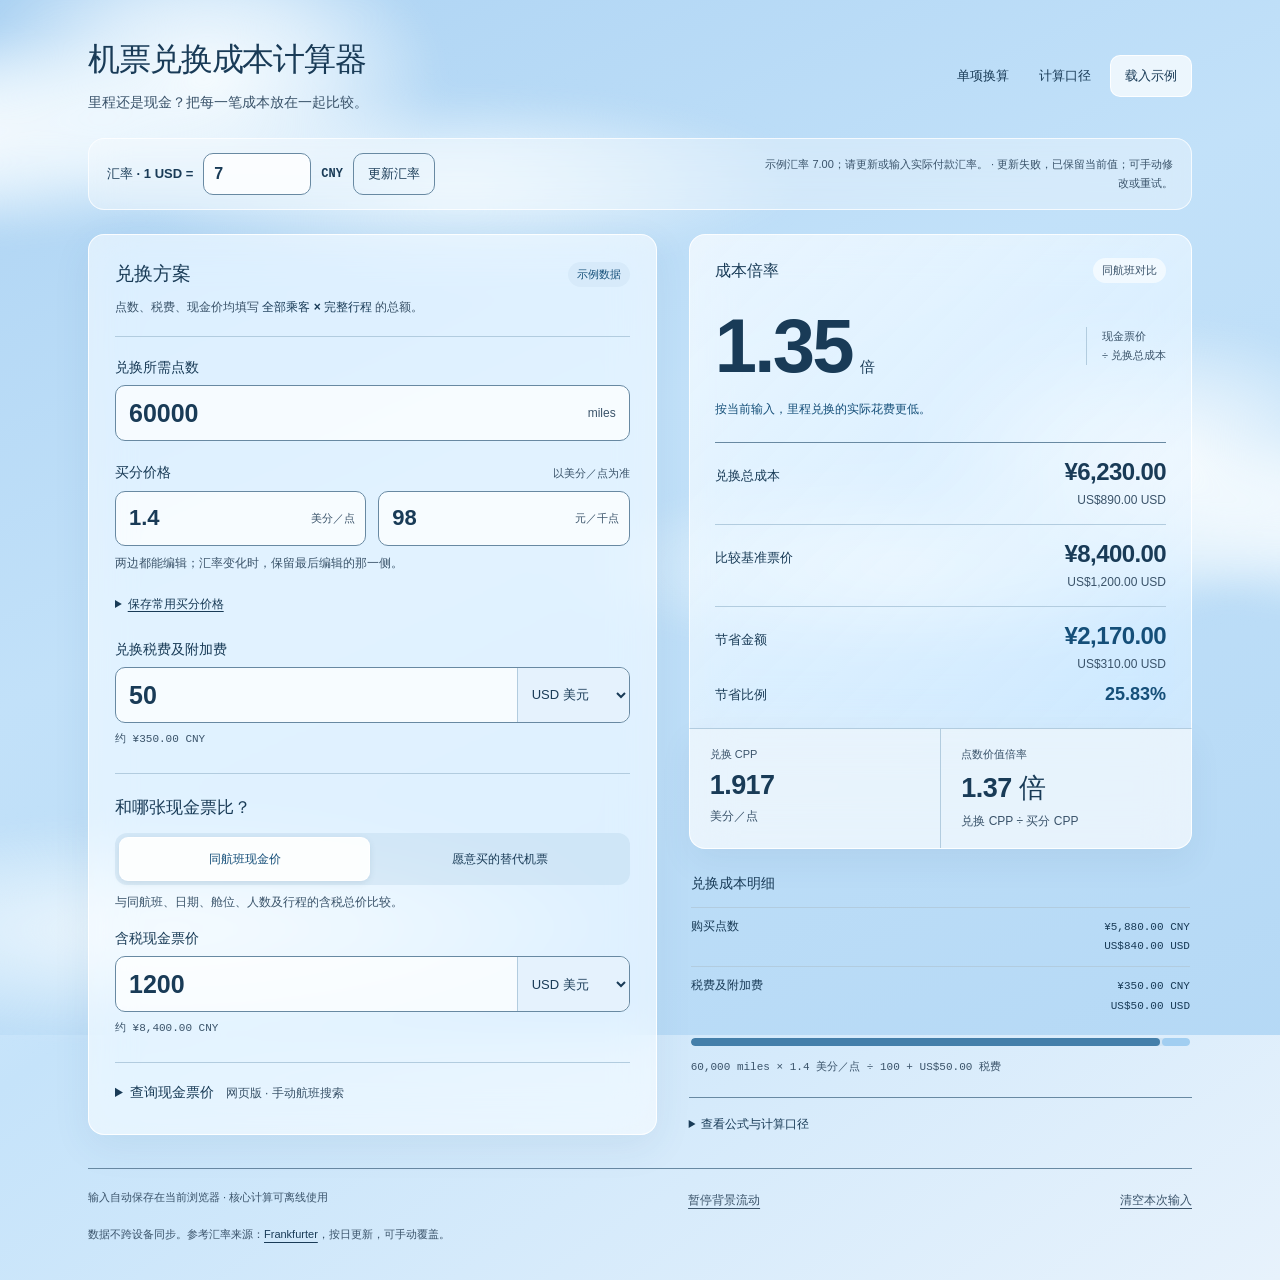
<file: docs/index.html>
<!doctype html>
<html lang="zh-CN" data-hosting="static">
<head><meta charset="utf-8"><meta name="viewport" content="width=device-width,initial-scale=1"><meta name="theme-color" content="#d8eafa"><meta name="description" content="比较里程兑换与现金购票的真实成本。离线计算，人民币与美元同步显示。"><title>机票兑换成本计算器</title><link rel="stylesheet" href="styles.css"></head>
<body><a class="skip-link" href="#calculator-inputs">跳到计算输入</a><main>
<header><div class="heading-group"><h1>机票兑换成本计算器</h1><p>里程还是现金？把每一笔成本放在一起比较。</p></div><div class="header-actions"><a href="legacy.html">单项换算</a><a id="method-link" href="#calculation-method">计算口径</a><button id="demo" class="quiet">载入示例</button></div></header>
<div class="exchange"><div class="exchange-control"><label for="fx">汇率 · 1 USD =</label><input id="fx" inputmode="decimal" autocomplete="off" aria-describedby="fx-status" placeholder="输入汇率"><span>CNY</span><button id="refresh" class="quiet">更新汇率</button></div><div id="fx-status" class="muted" role="status">正在准备汇率…</div></div>
<div class="layout">
<section id="calculator-inputs" class="panel inputs" aria-label="计算输入" tabindex="-1">
<div class="section-head"><h2>兑换方案</h2><span id="sample-tag" class="tag">示例数据</span></div>
<p class="hint top-hint">点数、税费、现金价均填写 <strong>全部乘客 × 完整行程</strong> 的总额。</p>
<label class="field" for="miles">兑换所需点数<div class="input"><input id="miles" inputmode="numeric" autocomplete="off" placeholder="如 60,000"><span class="unit">miles</span></div></label>
<div class="field"><div class="section-head"><label for="cpp">买分价格</label><span id="price-anchor" class="hint">以美分／点为准</span></div><div class="price-pair"><div class="input"><input id="cpp" inputmode="decimal" autocomplete="off" placeholder="如 1.4" aria-label="买分价格，美分每点"><span class="unit">美分／点</span></div><div class="input"><input id="cny-price" inputmode="decimal" autocomplete="off" placeholder="自动换算" aria-label="买分价格，人民币每千点"><span class="unit">元／千点</span></div></div><p class="hint">两边都能编辑；汇率变化时，保留最后编辑的那一侧。</p><div id="presets" class="presets" aria-label="常用买分价格"></div><details class="preset-tools"><summary>保存常用买分价格</summary><div class="preset-save"><input id="preset-name" maxlength="24" placeholder="常用价格名称（选填）" aria-label="常用价格名称"><button id="save-preset" class="quiet">保存此价格</button></div><p id="preset-status" class="hint" role="status"></p></details></div>
<label class="field" for="tax">兑换税费及附加费<div class="input"><input id="tax" inputmode="decimal" autocomplete="off" placeholder="如 50"><select id="taxCurrency" aria-label="兑换税费币种"><option value="USD">USD 美元</option><option value="CNY">CNY 人民币</option></select></div></label><p id="tax-conversion" class="hint conversion"></p>
<div class="cash-section"><h2>和哪张现金票比？</h2><fieldset class="segments"><legend class="sr-only">现金票比较基准</legend><label><input type="radio" name="basis" value="same" checked><span>同航班现金价</span></label><label><input type="radio" name="basis" value="alternative"><span>愿意买的替代机票</span></label></fieldset><p id="basis-hint" class="hint">与同航班、日期、舱位、人数及行程的含税总价比较。</p><label class="field" for="cash">含税现金票价<div class="input"><input id="cash" inputmode="decimal" autocomplete="off" placeholder="如 1,200"><select id="cashCurrency" aria-label="现金票价币种"><option value="USD">USD 美元</option><option value="CNY">CNY 人民币</option></select></div></label><p id="cash-conversion" class="hint conversion"></p><p id="cash-source" class="hint" hidden></p></div>
<details class="flight-details"><summary>查询现金票价 <span>网页版 · 手动航班搜索</span></summary><p class="hint">按机场、日期、舱位与乘客查询。同航班比较需填写每程航班号；转机航段按顺序用逗号分隔。</p><div class="trip-grid"><label>出发机场／城市<input id="origin" data-trip placeholder="如 JFK（纽约）" maxlength="80"></label><label>到达机场／城市<input id="destination" data-trip placeholder="如 PVG（上海）" maxlength="80"></label><label>行程<select id="tripType" data-trip><option value="oneway">单程</option><option value="round">往返</option><option value="multi">多城市</option></select></label><label>成人数（自动查询合计最多 9 人）<input id="travelers" data-trip type="number" min="1" max="9" step="1" value="1"></label><label>儿童数（2–11 岁）<input id="children" data-trip type="number" min="0" max="8" value="0"></label><label>占座婴儿数<input id="infantsSeat" data-trip type="number" min="0" max="8" value="0"></label><label>怀抱婴儿数<input id="infantsLap" data-trip type="number" min="0" max="8" value="0"></label><label>出发日期<input id="depart" data-trip type="date"></label><label id="return-field" hidden>返程日期<input id="returnDate" data-trip type="date"></label><label>舱位<select id="cabin" data-trip><option>经济舱</option><option>超级经济舱</option><option>商务舱</option><option>头等舱</option></select></label><label class="wide">去程／首程航班号<input id="flight" data-trip placeholder="如 MU588；转机填 NH110,UA123" maxlength="160"></label><label id="return-flight-field" class="wide" hidden>返程航班号<input id="returnFlight" data-trip placeholder="如 MU587" maxlength="160"></label><label id="multi-field" class="wide" hidden>其他行程（每行一程）<textarea id="segments" data-trip placeholder="格式：PVG HND 2026-12-10 JL086；首程已在上方填写" maxlength="1000"></textarea></label></div><p class="hint">自动查询使用美国销售市场，报价币种跟随上方现金票价币种；不同市场报价可能不同。</p><div class="fare-actions"><button id="fare-query" class="button" type="button">查询匹配票价</button></div><p id="fare-status" class="hint" role="status">正在检测本地报价服务…</p><div id="fare-results" aria-label="航班查询结果"></div><p id="trip-error" class="hint error" role="status"></p><a id="flight-search" class="manual-search" target="_blank" rel="noopener noreferrer" href="https://www.google.com/travel/flights">手动搜索这些航班条件</a><p class="hint">查询中的人数用于核对；计算器不会再次乘以人数。</p></details>
</section>
<aside id="results" class="results" aria-label="兑换与现金比较结果"><section class="result-main"><div class="section-head"><h2>成本倍率</h2><span id="result-basis">同航班对比</span></div><div class="readout"><div class="multiplier"><span id="ratio">—</span><span class="times">倍</span></div><span class="ratio-definition">现金票价<br>÷ 兑换总成本</span></div><p id="verdict" role="status">输入后，即时比较。</p><div class="result-rule"></div><div class="money-row"><span>兑换总成本</span><div><strong id="total-cny">—</strong><small id="total-usd">—</small></div></div><div class="money-row"><span>比较基准票价</span><div><strong id="cash-cny">—</strong><small id="cash-usd">—</small></div></div><div class="money-row savings"><span id="savings-label">节省金额</span><div><strong id="savings-cny">—</strong><small id="savings-usd">—</small></div></div><div class="save-rate"><span>节省比例</span><strong id="savings-rate">—</strong></div></section>
<section class="metrics"><div><span>兑换 CPP</span><strong id="redemption-cpp">—</strong><small>美分／点</small></div><div><span>点数价值倍率</span><strong id="value-ratio">—</strong><small>兑换 CPP ÷ 买分 CPP</small></div></section>
<section class="breakdown"><h2>兑换成本明细</h2><div class="break-row"><span>购买点数</span><span id="point-break">—</span></div><div class="break-row"><span>税费及附加费</span><span id="tax-break">—</span></div><div class="bar" aria-hidden="true"><span id="points-bar"></span><span id="tax-bar"></span></div><p id="break-note" class="hint">买分成本 + 兑换税费 = 兑换总成本</p><p id="edge-note" class="hint error"></p></section>
<details id="calculation-method" class="formulas" tabindex="-1"><summary>查看公式与计算口径</summary><ul><li>兑换总成本 = miles × 买分 CPP ÷ 100 + 税费</li><li>成本倍率 = 现金价 ÷ 兑换总成本</li><li>节省金额 = 现金价 − 兑换总成本</li><li>节省比例 = 1 − 兑换总成本 ÷ 现金价</li><li>兑换 CPP =（现金价 − 税费）÷ miles × 100</li><li>点数价值倍率 = 兑换 CPP ÷ 买分 CPP</li><li>人民币／千点 = 买分 CPP × 10 × 汇率</li></ul><p class="hint">先统一换算为美元计算，再同步显示人民币。CPP 始终指美分／点。分母为零时，对应倍率或比例不适用。未计入现金票赚取的里程、退改差异、刷卡手续费和额外权益，请使用实际付款汇率和含费买分价格。</p></details></aside>
</div>
<footer><span id="storage" role="status">输入自动保存在当前浏览器 · 核心计算可离线使用</span><button id="motion-toggle" class="text-button" aria-pressed="false">暂停背景流动</button><button id="reset" class="text-button">清空本次输入</button><span class="footer-note">数据不跨设备同步。参考汇率来源：<a href="https://frankfurter.dev/" target="_blank" rel="noopener noreferrer">Frankfurter</a>，按日更新，可手动覆盖。</span></footer>
</main><a class="mobile-result" href="#results"><span id="mobile-cost">兑换总成本 —</span><strong id="mobile-ratio">查看结果</strong></a><script src="cost.js"></script><script src="app.js"></script><script src="fares-ui.js"></script><script>
(() => {
  const root = document.documentElement;
  const button = document.getElementById('motion-toggle');
  const reduced = window.matchMedia('(prefers-reduced-motion: reduce)');
  let paused = false;
  const sync = () => {
    root.classList.toggle('motion-paused', paused || reduced.matches);
    root.classList.toggle('page-hidden', document.hidden);
    button.disabled = reduced.matches;
    button.setAttribute('aria-pressed', String(paused || reduced.matches));
    button.textContent = reduced.matches ? '已按系统设置减少动态' : paused ? '继续背景流动' : '暂停背景流动';
  };
  button.addEventListener('click', () => { paused = !paused; sync(); });
  document.addEventListener('visibilitychange', sync);
  reduced.addEventListener('change', sync);
  sync();
})();
</script></body></html>
</file>
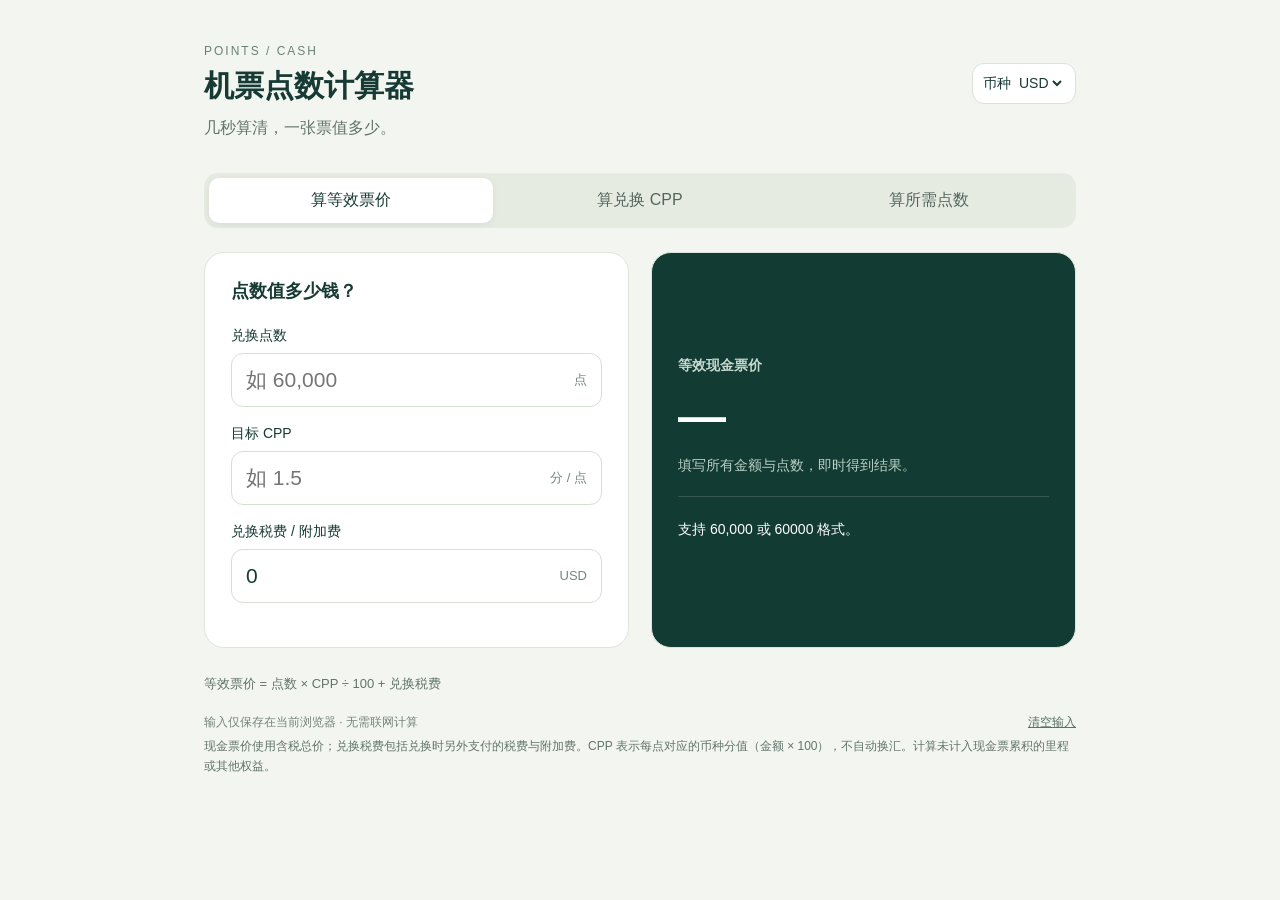
<file: legacy.html>
<!doctype html>
<html lang="zh-CN"><head><meta charset="utf-8"><meta name="viewport" content="width=device-width,initial-scale=1"><meta name="theme-color" content="#123b34"><title>机票点数计算器</title>
<style>
:root{font-family:-apple-system,BlinkMacSystemFont,"Segoe UI",sans-serif;color:#173b34;background:#f3f5f0}*{box-sizing:border-box}body{margin:0}main{max-width:920px;margin:0 auto;padding:44px 24px}header{display:flex;justify-content:space-between;align-items:center;gap:16px;margin-bottom:32px}.eyebrow{font-size:12px;letter-spacing:2px;color:#688277}h1{font-size:30px;margin:8px 0}p{color:#62746c;line-height:1.6}.currency{background:white;padding:10px;border:1px solid #d9e1d8;border-radius:12px}select{font:inherit;border:0;background:transparent;color:inherit}nav{display:flex;gap:5px;padding:5px;background:#e6ebe2;border-radius:14px;margin-bottom:24px}button{font:inherit;cursor:pointer}nav button{flex:1;border:0;background:transparent;padding:12px 5px;border-radius:10px;color:#53665d}nav button[aria-selected=true]{background:white;color:#173b34;box-shadow:0 2px 6px #173b3410}.layout{display:grid;grid-template-columns:1fr 1fr;gap:22px}.panel{background:white;border:1px solid #dfe5dc;border-radius:20px;padding:26px}h2{font-size:18px;margin:0 0 24px}label{display:block;font-size:14px;margin-bottom:18px}.input{display:flex;align-items:center;border:1px solid #d6dfd5;border-radius:12px;margin-top:8px;overflow:hidden}.input:focus-within{outline:2px solid #8ab29b}input{width:100%;min-width:0;padding:14px;border:0;font:inherit;font-size:21px;color:#173b34;background:transparent;outline:none}.unit{font-size:13px;white-space:nowrap;padding-right:14px;color:#74887a}.hint{font-size:12px;margin:6px 0 0}.result{background:#123b34;color:#fff;display:flex;flex-direction:column;justify-content:center}.result p{color:#bad0c3}.result h2{color:#c7d9ce;font-size:14px;margin-bottom:14px}.value{font-size:48px;letter-spacing:-2px;font-weight:650;overflow-wrap:anywhere}.sub{font-size:14px;margin:10px 0 20px}.detail{border-top:1px solid #ffffff26;padding-top:20px;font-size:14px;line-height:1.8}.footer{display:flex;justify-content:space-between;gap:12px;margin-top:20px;font-size:12px;color:#748478}.reset{border:0;background:none;color:#587368;padding:0;text-decoration:underline}.formula{margin-top:26px;font-size:13px}.error{color:#ffe3ac!important}button:focus-visible,select:focus-visible{outline:2px solid #729c80;outline-offset:3px}@media(max-width:640px){main{padding:28px 16px}header{align-items:flex-start}h1{font-size:25px}.layout{grid-template-columns:1fr}.panel{padding:22px}.value{font-size:42px}nav button{font-size:13px}.result{min-height:245px}.footer{flex-wrap:wrap}}
</style></head><body><main>
<header><div><div class="eyebrow">POINTS / CASH</div><h1>机票点数计算器</h1><p style="margin:0">几秒算清，一张票值多少。</p></div><label class="currency">币种 <select id="currency" aria-label="币种"><option>USD</option><option>CNY</option><option>CAD</option><option>EUR</option><option>GBP</option><option>JPY</option></select></label></header>
<nav role="tablist" aria-label="计算方式"><button role="tab" data-mode="value" aria-selected="true">算等效票价</button><button role="tab" data-mode="cpp" aria-selected="false">算兑换 CPP</button><button role="tab" data-mode="points" aria-selected="false">算所需点数</button></nav>
<div class="layout"><section class="panel"><h2 id="input-title">点数值多少钱？</h2><div id="fields"></div></section><section class="panel result" aria-live="polite" aria-atomic="true"><h2 id="result-title"></h2><div class="value" id="result">—</div><p class="sub" id="summary"></p><div class="detail" id="details"></div></section></div>
<p class="formula" id="formula"></p><div class="footer"><span id="storage">输入仅保存在当前浏览器 · 无需联网计算</span><button class="reset" id="reset">清空输入</button></div>
<p class="hint">现金票价使用含税总价；兑换税费包括兑换时另外支付的税费与附加费。CPP 表示每点对应的币种分值（金额 × 100），不自动换汇。计算未计入现金票累积的里程或其他权益。</p>
</main><script src="calculator.js"></script><script src="legacy-app.js"></script></body></html>
</file>
<file: docs/styles.css>
/* Baby blue glass: stable ink, translucent surfaces, one slow atmospheric motion. */
:root {
  --ink:#193b57; --muted:#3a536a; --paper:#f5faff; --ground:#d8eafa;
  --panel:#e5f2fd; --line:#b2ccdf; --strong-line:#6889a2;
  --accent:#a1cef1; --accent-ink:#154f79; --shell:#d4eafa;
  --focus:#246b9c; --error:#a5263d; --success:#21674e;
  --radius:10px; --mono:"SFMono-Regular",Consolas,"Liberation Mono",monospace;
  --sans:-apple-system,BlinkMacSystemFont,"Segoe UI","Helvetica Neue",Arial,"PingFang SC","Microsoft YaHei",sans-serif;
  font-family:var(--sans); color:var(--ink); background:var(--ground); font-size:15px;
  font-synthesis:none; color-scheme:light; scrollbar-color:#7198b7 var(--ground);
}
*{box-sizing:border-box}body{margin:0;min-height:100svh;isolation:isolate;background:linear-gradient(145deg,#edf7ff 0%,#c5e3fa 50%,#e7f2fc 100%)}
/* Diffuse cloud banks dissolve into a baby-blue sky; no hard cloud outlines. */
body::before,body::after{content:"";position:fixed;inset:-15%;z-index:-1;pointer-events:none;animation:blue-drift 48s ease-in-out infinite alternate}
body::before{background:linear-gradient(155deg,#a5cef1 0%,#c2e1f9 48%,#b4d8f5 100%)}
body::after{background:
radial-gradient(ellipse 25% 12% at 9% 23%,rgba(255,255,255,.9) 0%,rgba(246,252,255,.7) 36%,transparent 76%),
radial-gradient(ellipse 19% 17% at 24% 18%,rgba(251,254,255,.94) 0%,rgba(249,253,255,.61) 37%,transparent 74%),
radial-gradient(ellipse 28% 10% at 39% 27%,rgba(247,253,255,.82) 0%,rgba(244,251,255,.44) 39%,transparent 75%),
radial-gradient(ellipse 27% 11% at 96% 56%,rgba(255,255,255,.88) 0%,rgba(251,254,255,.57) 40%,transparent 75%),
radial-gradient(ellipse 19% 16% at 81% 51%,rgba(254,255,255,.94) 0%,rgba(249,253,255,.5) 42%,transparent 76%),
radial-gradient(ellipse 27% 10% at 66% 60%,rgba(247,252,255,.8) 0%,rgba(241,250,255,.43) 40%,transparent 76%),
radial-gradient(ellipse 37% 12% at 22% 91%,rgba(255,255,255,.75) 0%,rgba(245,252,255,.44) 40%,transparent 78%);
filter:blur(12px);animation-name:cloud-drift}
@keyframes cloud-drift{0%{transform:translate(-3%,1%) scale(1)}50%{transform:translate(2%,-1%) scale(1.035)}100%{transform:translate(5%,2%) scale(1.02)}}
@keyframes blue-drift{0%{transform:translate(-3%,-2%) scale(1)}50%{transform:translate(3%,2%) scale(1.06)}100%{transform:translate(-1%,5%) scale(1.02)}}
.motion-paused body::before,.motion-paused body::after,.page-hidden body::before,.page-hidden body::after{animation-play-state:paused}
@media(prefers-reduced-motion:reduce){body::before,body::after{animation:none}}button,input,select,textarea{font:inherit;color:inherit}
main{max-width:1184px;padding:0 40px 36px;margin:0 auto}
header{display:flex;justify-content:space-between;align-items:center;gap:24px;padding:38px 0 28px;border-bottom:1px solid rgba(75,122,159,.24)}
h1{font-size:30px;font-weight:700;letter-spacing:-.025em;line-height:1.35;margin:0 0 10px;text-wrap:balance}
h1::before{content:none}
h2{font-size:19px;font-weight:700;line-height:1.4;margin:0}
p{margin:8px 0;line-height:1.65;color:var(--muted)}header p{margin:0;font-size:14px}
a{color:var(--ink);text-underline-offset:4px;text-decoration-thickness:1px}
.header-actions{display:flex;align-items:center;gap:20px;flex-shrink:0;font-size:13px}
.header-actions a{white-space:nowrap}.header-actions .quiet{background:rgba(255,255,255,.58);border-color:var(--strong-line);color:var(--ink)}
button,.button{min-height:42px;padding:10px 14px;border:1px solid var(--strong-line);border-radius:var(--radius);background:var(--paper);cursor:pointer;font-size:13px;font-weight:600;transition:background-color 120ms ease-out}
button:disabled{color:var(--muted);background:var(--panel);cursor:wait}button:active,.button:active{background:#c2dff5}
input,textarea{caret-color:var(--accent-ink)}input,select,textarea,button,a,summary{-webkit-tap-highlight-color:transparent}
::selection{background:#b6dbf8;color:var(--ink)}::placeholder{color:#4f6a80;opacity:1}
:focus-visible{outline:3px solid var(--focus);outline-offset:2px;box-shadow:0 0 0 2px white}
.skip-link{position:fixed;top:8px;left:12px;transform:translateY(-180%);z-index:10;background:var(--paper);padding:12px;color:var(--ink)}.skip-link:focus{transform:translateY(0)}
.quiet{background:transparent;font-size:13px}.hint,.muted{font-size:12px;line-height:1.65;color:var(--muted)}
.exchange{display:flex;justify-content:space-between;align-items:center;gap:24px;padding:18px 0;margin-bottom:26px;border-bottom:1px solid var(--line)}
.exchange-control{display:flex;align-items:center;gap:10px;flex-shrink:0;font-size:13px;font-weight:600}
.exchange-control>span{font-family:var(--mono);font-size:12px}
.exchange input{width:108px;min-height:42px;padding:8px 10px;background:var(--paper);border:1px solid var(--strong-line);border-radius:var(--radius);font-family:var(--sans);font-variant-numeric:tabular-nums;font-size:16px}
.exchange .muted{font-size:11px;max-width:410px;line-height:1.75;text-align:right}
.layout{display:grid;grid-template-columns:minmax(0,1.13fr) minmax(0,1fr);gap:32px;align-items:start}
.panel{background:rgba(255,255,255,.56);padding:26px;border:1px solid rgba(255,255,255,.88);border-radius:16px;box-shadow:0 12px 38px rgba(38,91,132,.08);-webkit-backdrop-filter:blur(22px) saturate(125%);backdrop-filter:blur(22px) saturate(125%)}
.section-head{display:flex;align-items:center;justify-content:space-between;gap:12px}.tag{font-size:11px;line-height:1.4;border:1px solid #94b4ce;color:var(--muted);padding:4px 7px;white-space:nowrap}
.top-hint{padding-bottom:18px;margin:10px 0 22px;border-bottom:1px solid var(--line)}.top-hint strong{color:var(--ink);font-weight:600}
.field{display:block;margin-bottom:22px;font-size:14px;font-weight:600}.field .hint{font-weight:400}.field>.section-head{min-height:20px}
.input{display:flex;align-items:center;min-width:0;min-height:55px;border:1px solid var(--strong-line);border-radius:var(--radius);background:rgba(255,255,255,.72);margin-top:8px}
.input input{width:100%;min-width:0;padding:12px 13px;border:0;background:transparent;font:600 25px/1.2 var(--sans);font-variant-numeric:tabular-nums;box-shadow:none;outline:none}
.input:focus-within{outline:3px solid var(--focus);outline-offset:2px;border-color:var(--ink);box-shadow:0 0 0 2px white}
.unit{color:var(--muted);white-space:nowrap;font-size:12px;font-weight:400;padding:0 13px 0 4px}
.input select{border:0;border-left:1px solid var(--line);background:var(--panel);align-self:stretch;max-width:139px;padding:8px 10px;font-size:13px;font-weight:400;border-radius:0 var(--radius) var(--radius) 0;flex-shrink:0}
.input select:focus-visible{outline-offset:-3px;box-shadow:none}
.price-pair{display:grid;grid-template-columns:1fr 1fr;gap:12px}.price-pair input{padding-right:2px;font-size:22px}.price-pair .unit{font-size:11px;padding-right:10px}
#price-anchor{font-size:11px;font-weight:400}#tax-conversion,#cash-conversion{margin:-15px 0 23px;min-height:20px;font-family:var(--mono);font-size:11px}
.presets{display:flex;gap:8px;flex-wrap:wrap}.presets:not(:empty){margin:12px 0}
.preset{display:flex;max-width:100%;border:1px solid var(--strong-line);border-radius:var(--radius);overflow:hidden}
.preset button{border:0;min-height:38px;font-size:12px;padding:7px 10px;overflow-wrap:anywhere}
.preset .remove-preset{border-left:1px solid var(--line);color:var(--muted);flex-shrink:0}
.preset-tools{margin-top:10px}.preset-tools summary{font-size:12px;font-weight:400;width:fit-content;text-decoration:underline;text-underline-offset:3px}
.preset-save{display:flex;gap:8px;margin-top:10px}.preset-save input{flex:1;min-width:0;border:1px solid var(--strong-line);border-radius:var(--radius);padding:10px;font-size:13px;background:rgba(255,255,255,.72)}.preset-save button{flex-shrink:0}
#preset-status:empty{display:none}
.cash-section{border-top:1px solid var(--line);padding-top:22px}.cash-section h2{font-size:17px}
.segments{display:grid;grid-template-columns:1fr 1fr;border:0;padding:0;margin:14px 0 8px;gap:8px}
.segments label{position:relative;min-width:0;display:flex;align-items:center;gap:8px;border:1px solid var(--strong-line);padding:11px 9px;background:rgba(255,255,255,.72);font-size:12px;cursor:pointer;border-radius:var(--radius)}
.segments input{appearance:none;margin:0;width:16px;height:16px;flex:0 0 16px;border:1px solid var(--strong-line);border-radius:50%;background:rgba(255,255,255,.72);position:relative}
.segments input:checked::after{content:"";position:absolute;inset:3px;background:var(--ink);border-radius:50%}
.segments label:has(input:checked){background:#d7ecfc;border-color:var(--accent-ink)}.segments input:focus-visible{box-shadow:0 0 0 2px white}
#basis-hint{min-height:20px;margin-bottom:17px}.cash-section .field{margin-bottom:22px}
summary{cursor:pointer;line-height:1.6;padding:4px 0}summary span{font-weight:400;color:var(--muted);font-size:12px;margin-left:8px}
.flight-details{border-top:1px solid var(--line);padding-top:14px;margin-top:18px}.flight-details>summary{font-size:14px;font-weight:600}
.trip-grid{display:grid;grid-template-columns:1fr 1fr;gap:16px;margin:18px 0}.trip-grid label{font-size:12px;min-width:0}
.trip-grid input,.trip-grid select,.trip-grid textarea{display:block;width:100%;min-width:0;max-width:100%;padding:10px;margin-top:7px;border:1px solid var(--strong-line);background:rgba(255,255,255,.72);min-height:44px;border-radius:var(--radius);font-size:14px}
.trip-grid .wide{grid-column:1/-1}.trip-grid textarea{min-height:84px;resize:vertical}
.button{display:inline-block;text-decoration:none;color:var(--ink);background:var(--accent);border-color:var(--accent);font-size:14px;padding:12px 16px}
.results{min-width:0;scroll-margin-top:20px}
.result-main{background:linear-gradient(135deg,rgba(255,255,255,.69),rgba(222,240,255,.58));border:1px solid rgba(255,255,255,.88);border-bottom:0;border-radius:16px 16px 0 0;padding:0 25px 23px;-webkit-backdrop-filter:blur(22px) saturate(125%);backdrop-filter:blur(22px) saturate(125%)}
.result-main>.section-head{margin:0;padding:23px 0 0;color:var(--ink)}
.result-main h2{font-size:16px;font-weight:600}.result-main .section-head>span{font-size:11px;color:var(--muted);background:rgba(255,255,255,.6);padding:5px 9px;border-radius:20px}
.readout{display:flex;justify-content:space-between;gap:16px;align-items:center;margin:20px 0 6px}
.multiplier{display:flex;align-items:baseline;gap:8px;min-width:0}.multiplier>span:first-child{font-family:var(--sans);font-variant-numeric:tabular-nums;font-size:76px;font-weight:700;letter-spacing:-.035em;line-height:1.12;overflow-wrap:anywhere;min-width:0}
.times{font-size:15px;font-weight:500}.ratio-definition{border-left:1px solid var(--line);padding-left:15px;font-size:11px;color:var(--muted);line-height:1.7;flex-shrink:0}
.result-main p{font-size:12px;color:var(--accent-ink);min-height:20px;margin:12px 0 22px;line-height:1.6}
.result-rule{border-top:1px solid var(--strong-line)}
.money-row{display:flex;justify-content:space-between;align-items:baseline;gap:18px;padding:15px 0;border-bottom:1px solid var(--line)}
.money-row>span{font-size:13px;flex-shrink:0}.money-row>div{text-align:right;min-width:0;font-family:var(--sans);font-variant-numeric:tabular-nums;overflow-wrap:anywhere}
.money-row strong{font-size:24px;font-weight:600;display:block;letter-spacing:-.025em}.money-row small{font-size:11px;line-height:1.5;color:var(--muted);display:block;margin-top:5px}
.savings{border-bottom:0;padding-bottom:11px}.savings strong{color:var(--accent-ink)}
.save-rate{display:flex;align-items:center;justify-content:space-between;font-size:13px;gap:16px}.save-rate strong{font:600 18px var(--sans);color:var(--accent-ink)}
.result-main.loss .savings strong,.result-main.loss .save-rate strong{color:var(--error)}
.metrics{display:grid;grid-template-columns:1fr 1fr;border:1px solid rgba(255,255,255,.88);border-top:1px solid var(--line);background:rgba(255,255,255,.65);border-radius:0 0 16px 16px;box-shadow:0 14px 32px rgba(38,91,132,.07);-webkit-backdrop-filter:blur(22px);backdrop-filter:blur(22px)}
.metrics>div{padding:18px 20px;min-width:0}.metrics>div+div{border-left:1px solid var(--line)}
.metrics span,.metrics small{display:block;font-size:11px;color:var(--muted)}.metrics strong{font:600 27px var(--sans);display:block;margin:8px 0 7px;overflow-wrap:anywhere;letter-spacing:-.02em}
.breakdown{margin-top:25px;padding:0 2px}.breakdown h2{font-size:14px;margin-bottom:13px}
.break-row{display:flex;justify-content:space-between;gap:18px;padding:10px 0;border-top:1px solid var(--line);font-size:12px}
.break-row>span:last-child{font-family:var(--mono);text-align:right;white-space:pre-line;font-size:11px;line-height:1.75}
.bar{display:flex;gap:2px;height:8px;margin:12px 0;background:#d1e5f5}.bar span:first-child{background:#447faa}.bar span:last-child{background:var(--accent)}
#break-note{font:11px/1.7 var(--mono);margin-top:9px}.error{color:var(--error)}#edge-note:empty{display:none}
.formulas{border-top:1px solid var(--strong-line);margin-top:20px;padding-top:13px;font-size:12px;scroll-margin-top:24px}.formulas summary{font-weight:600}.formulas ul{line-height:1.9;padding-left:18px;color:var(--muted)}
footer{border-top:1px solid var(--strong-line);margin-top:30px;padding-top:19px;display:flex;justify-content:space-between;flex-wrap:wrap;gap:13px;font-size:11px;color:var(--muted);line-height:1.7}
.text-button{min-height:24px;border:0;background:transparent;font-size:12px;font-weight:400;padding:0;text-decoration:underline;text-underline-offset:4px}.footer-note{flex-basis:100%;font-size:11px}
.mobile-result{display:none}[hidden]{display:none!important}.sr-only{position:absolute;width:1px;height:1px;padding:0;margin:-1px;overflow:hidden;clip:rect(0,0,0,0);white-space:nowrap;border:0}
@media(hover:hover) and (pointer:fine){button:hover{background:#d7eafa}.header-actions .quiet:hover{background:#d1e8fa}.button:hover{background:#badffc}.segments label:hover{background:#e0effb}a:hover{text-decoration-thickness:2px}}
@media(max-width:1020px){main{padding:0 28px 30px}header{align-items:flex-start}.header-actions{gap:14px;flex-wrap:wrap;justify-content:flex-end;max-width:250px}h1{font-size:27px}.layout{gap:24px}.panel{padding:22px}.price-pair{gap:8px}.price-pair input{font-size:20px;padding-left:10px}.unit{padding-right:10px}.result-main{padding-right:20px;padding-left:20px}.result-main>.section-head{margin-left:0;margin-right:0;padding-left:0;padding-right:0}.multiplier>span:first-child{font-size:72px}.ratio-definition{font-size:11px;padding-left:10px}.money-row strong{font-size:23px}.segments label{font-size:11px;padding-left:8px;padding-right:6px}}
@media(max-width:800px){header{flex-direction:column;gap:18px;padding-top:28px}.header-actions{max-width:none;justify-content:flex-start;gap:22px}.exchange{align-items:flex-start;flex-direction:column;gap:10px}.exchange .muted{text-align:left;max-width:none}.layout{grid-template-columns:minmax(0,1fr) minmax(0,1fr);gap:20px}.panel{padding:18px}.price-pair{grid-template-columns:1fr}.price-pair input{font-size:24px}.segments{grid-template-columns:1fr}.readout{flex-wrap:wrap;gap:8px}.ratio-definition{border:0;padding:0;line-height:1.5}.ratio-definition br{display:none}.metrics>div{padding:15px 12px}.metrics strong{font-size:22px}.money-row{gap:10px}.money-row>span{font-size:12px}.money-row strong{font-size:19px}}
@media(max-width:640px){main{padding:0 18px 110px}header{padding-top:25px;padding-bottom:20px;gap:16px}h1{font-size:23px;letter-spacing:-.025em;margin-bottom:8px}h1::before{width:10px;height:18px;margin-right:9px}header p{font-size:12px}.header-actions{width:100%;gap:20px;font-size:12px}.header-actions .quiet{margin-left:auto;font-size:12px}.exchange{padding:16px 0;margin-bottom:20px}.exchange-control{font-size:12px;gap:8px;flex-wrap:wrap}.exchange input{width:92px}.exchange button{font-size:12px;padding:10px}.layout{grid-template-columns:1fr;gap:24px}.panel{padding:20px 17px}.section-head h2{font-size:18px}.price-pair{grid-template-columns:1fr 1fr;gap:10px}.price-pair input{font-size:22px;padding-left:10px}.price-pair .unit{font-size:11px;padding-right:7px}.input input{font-size:24px}.segments{grid-template-columns:1fr 1fr;gap:8px}.segments label{font-size:11px;padding:11px 8px;gap:6px}.top-hint{font-size:12px}.hint{font-size:12px}.readout{flex-wrap:nowrap}.multiplier>span:first-child{font-size:72px}.ratio-definition{border-left:1px solid var(--line);padding-left:14px;font-size:11px}.ratio-definition br{display:initial}.money-row strong{font-size:23px}.money-row>span{font-size:13px}.metrics>div{padding:19px}.metrics strong{font-size:26px}.result-main>.section-head h2{font-size:15px}.mobile-result{position:fixed;bottom:0;left:0;right:0;display:flex;align-items:center;justify-content:space-between;gap:10px;padding:14px 18px max(14px,env(safe-area-inset-bottom));background:rgba(237,248,255,.88);color:var(--ink);border-top:1px solid rgba(255,255,255,.95);box-shadow:0 -8px 24px rgba(38,91,132,.09);-webkit-backdrop-filter:blur(20px);backdrop-filter:blur(20px);text-decoration:none;z-index:5}.mobile-result span{font:11px/1.6 var(--mono);color:#46627a;overflow-wrap:anywhere;min-width:0}.mobile-result strong{font-size:14px;white-space:nowrap}.trip-grid input,.trip-grid select,.trip-grid textarea,.preset-save input{font-size:16px}.trip-grid{gap:12px}.flight-details summary span{display:block;margin-left:16px}.preset-save{flex-wrap:wrap}.preset-save input{flex-basis:100%}footer{margin-top:24px}#results{scroll-margin-top:16px}}
@media(max-width:360px){main{padding-left:12px;padding-right:12px}.panel{padding:18px 13px}.price-pair input{font-size:20px}.price-pair .unit{font-size:11px}.segments{grid-template-columns:1fr}.ratio-definition{display:none}.header-actions{gap:14px}h1{font-size:21px}.mobile-result{padding-left:12px;padding-right:12px}.mobile-result strong{font-size:12px}}
@media(prefers-reduced-motion:reduce){button,.button{transition:none}}

/* Narrow price controls keep their complete readout; units sit beneath the number. */
@media(max-width:640px){
  .price-pair .input{display:grid;grid-template-columns:minmax(0,1fr);padding-bottom:9px;gap:1px}
  .price-pair .input input{padding:11px 10px 2px;font-size:22px;width:100%}
  .price-pair .unit{padding:0 10px;font-size:11px;line-height:1.4}
}

/* Opaque fallback keeps the same palette on browsers without glass support. */
@supports not ((backdrop-filter:blur(1px)) or (-webkit-backdrop-filter:blur(1px))){.panel,.result-main,.metrics{background:#edf6fd}.mobile-result{background:#edf6fd}}
@media(prefers-reduced-transparency:reduce){.panel,.result-main,.metrics,.mobile-result{background:#edf6fd;-webkit-backdrop-filter:none;backdrop-filter:none}}

/* Flighty-inspired hierarchy: native type, compact secondary data, clear selection. */
header{border-bottom:0;padding-bottom:24px}h1{font-size:32px;letter-spacing:-.035em}
.header-actions{gap:8px}.header-actions>a{padding:10px 11px;border-radius:var(--radius);text-decoration:none;min-height:42px;display:flex;align-items:center}
.header-actions .quiet{background:rgba(255,255,255,.7);border-color:rgba(255,255,255,.9)}
.exchange{padding:14px 18px;border:1px solid rgba(255,255,255,.75);border-radius:16px;background:rgba(255,255,255,.32);-webkit-backdrop-filter:blur(18px);backdrop-filter:blur(18px);margin-bottom:24px}
.exchange input{background:rgba(255,255,255,.8)}
.tag{border:0;border-radius:20px;background:#d7eafa;color:var(--accent-ink);padding:5px 9px}
.segments{padding:4px;gap:4px;background:rgba(143,183,216,.2);border-radius:12px}
.segments label{justify-content:center;border:1px solid transparent;background:transparent;border-radius:9px;padding:10px 6px;min-height:44px;line-height:1.5}
.segments label:has(input:checked){background:rgba(255,255,255,.92);border-color:rgba(255,255,255,.95);color:var(--accent-ink);box-shadow:0 2px 6px rgba(44,83,114,.12);font-weight:600}
.segments input{position:absolute;opacity:0;width:1px;height:1px;pointer-events:none}
.segments label:has(input:focus-visible){outline:3px solid var(--focus);outline-offset:2px}
.metrics strong,.save-rate strong{font-variant-numeric:tabular-nums}
.metrics small,.money-row small{font-size:12px}.money-row small{font-weight:400}
.bar{border-radius:6px;overflow:hidden}.bar span{border-radius:6px}
@media(hover:hover) and (pointer:fine){.header-actions>a:hover{background:rgba(255,255,255,.55)}.segments label:hover{background:rgba(255,255,255,.45)}}
@media(max-width:1020px){h1{font-size:28px}.exchange{gap:14px}}
@media(max-width:800px){.exchange{padding:14px 16px}.header-actions{gap:6px}}
@media(max-width:640px){h1{font-size:24px}.header-actions{gap:4px}.header-actions>a{padding:9px 10px}.exchange{padding:14px 12px}.exchange-control{gap:6px}.exchange input{width:86px}.exchange button{padding:10px 8px}.mobile-result{left:10px;right:10px;bottom:10px;border:1px solid rgba(255,255,255,.95);border-radius:16px;padding:15px 14px max(15px,env(safe-area-inset-bottom))}.mobile-result span{font-family:var(--sans);font-variant-numeric:tabular-nums}.metrics strong{font-size:27px}.money-row strong{font-size:24px}}
@media(max-width:360px){h1{font-size:21px}.exchange input{width:80px}.exchange-control{gap:5px}.exchange button{min-height:38px}.mobile-result{left:8px;right:8px;padding-left:12px;padding-right:12px}}

/* Optional airfare search stays within the existing glass form. */
.fare-actions{display:flex;gap:10px;flex-wrap:wrap;margin:18px 0 8px}
.fare-actions button{min-height:44px}
.fare-option{padding:18px 0;border-top:1px solid var(--line);font-size:14px}
.fare-option>strong{font-size:17px;font-variant-numeric:tabular-nums}
.fare-itinerary{white-space:pre-line;overflow-wrap:anywhere;font-size:12px;line-height:1.8}
.fare-confirm{display:flex;align-items:flex-start;gap:9px;font-size:12px;line-height:1.65;margin:12px 0}
.fare-confirm input{margin-top:4px;flex:0 0 17px;width:17px;height:17px;accent-color:var(--accent-ink)}
#fare-results a,.manual-search{font-size:12px;line-height:1.7}
#fare-results:not(:empty){margin-bottom:20px}
#cash-source{margin-top:-10px;margin-bottom:20px;overflow-wrap:anywhere}
</file>
